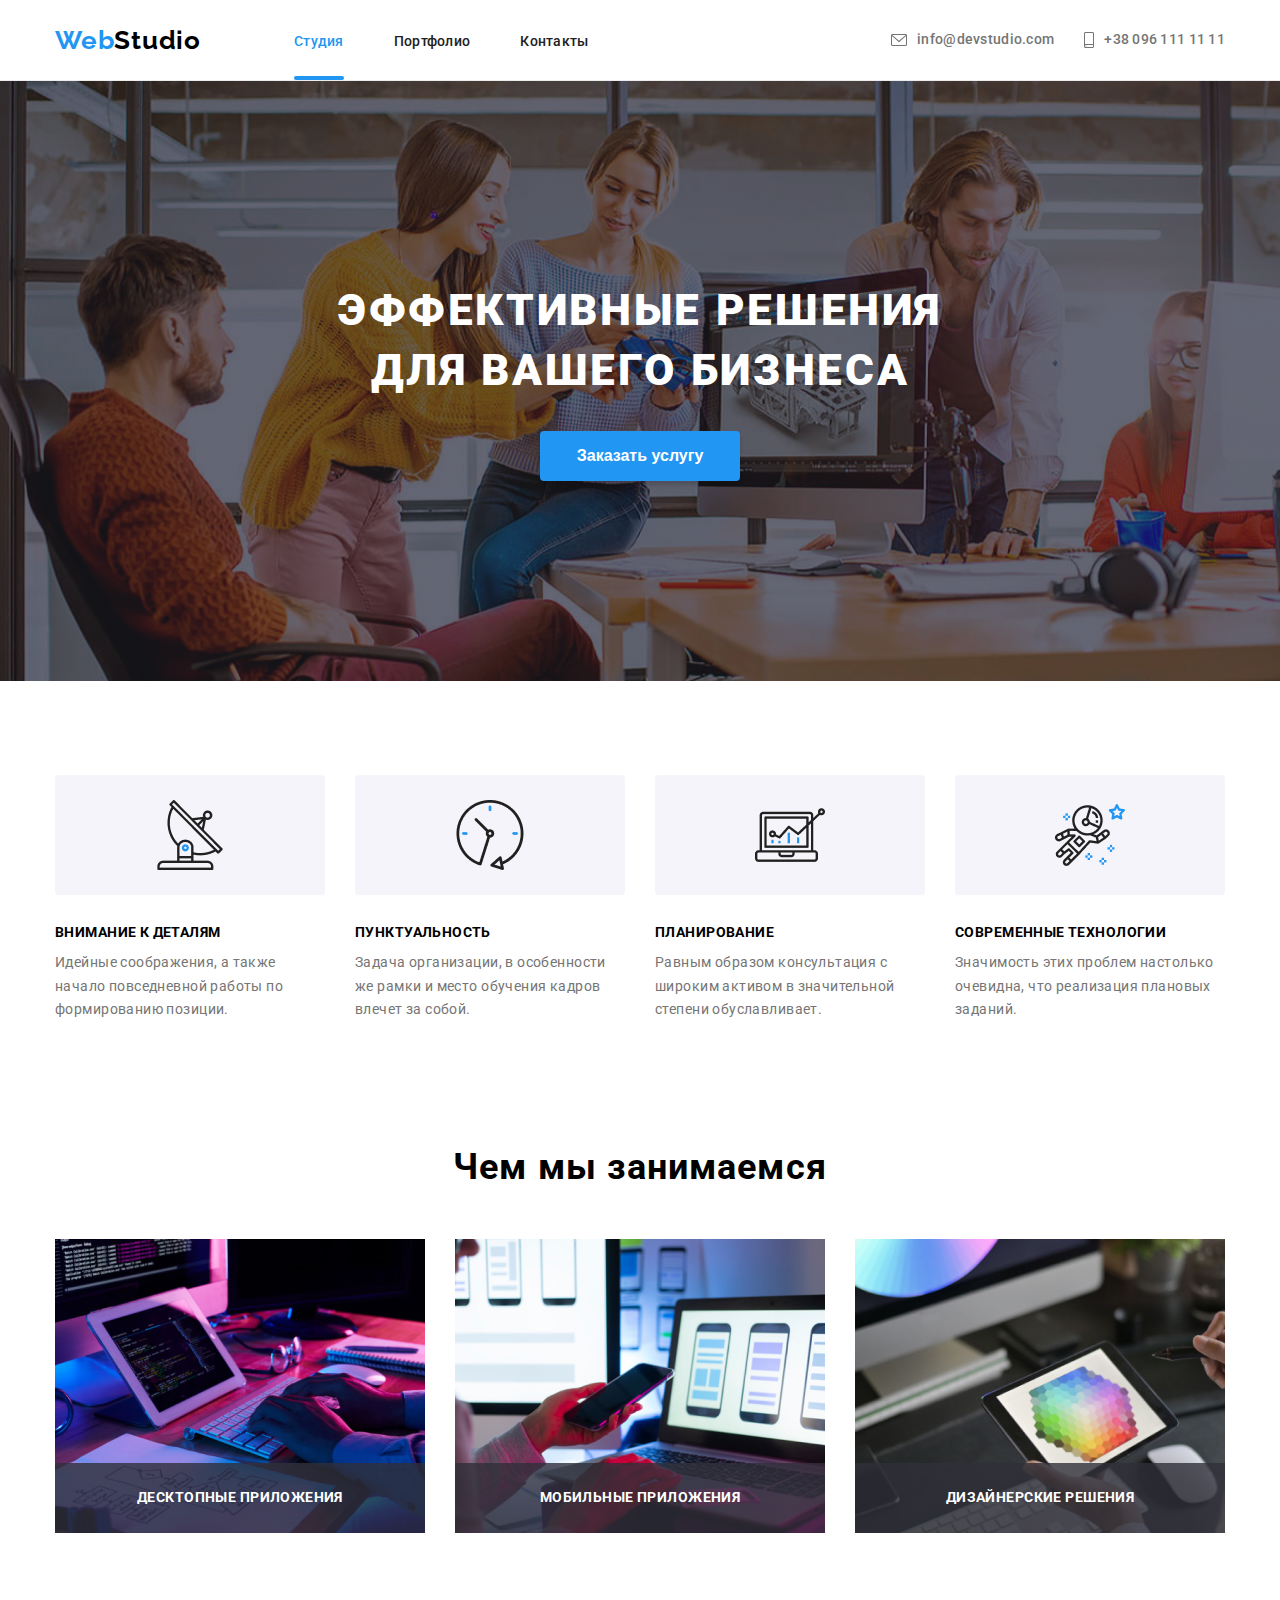
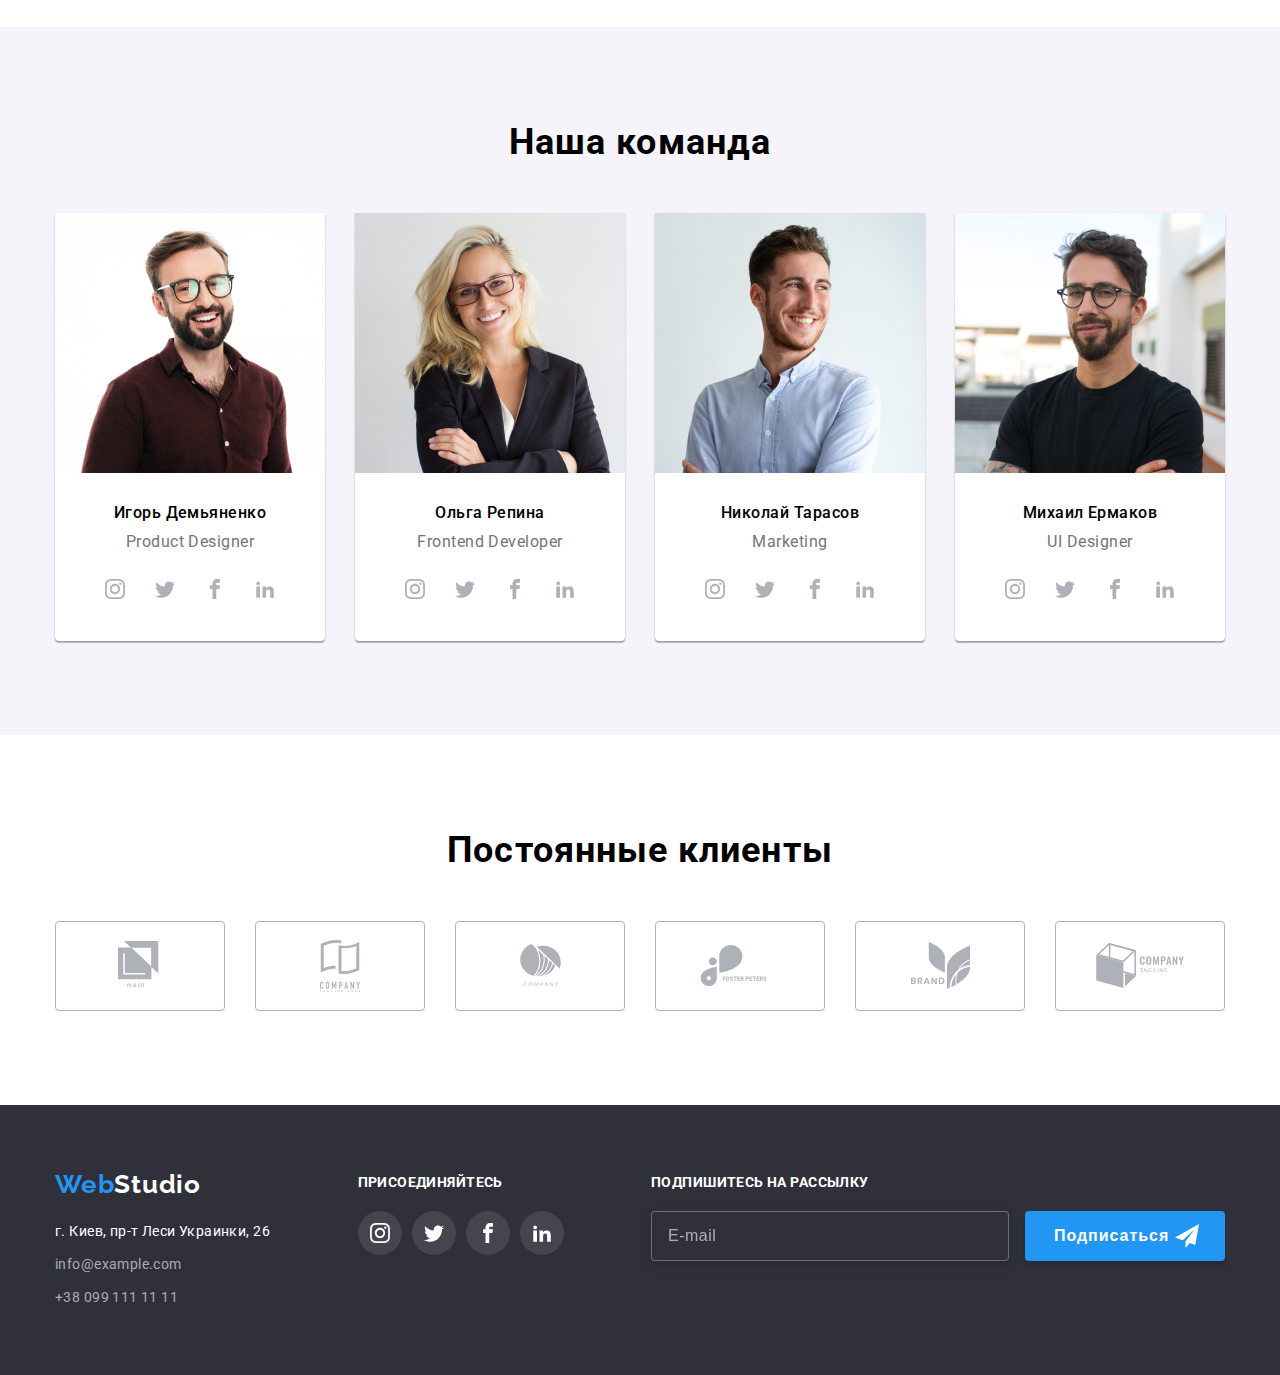
<file: index.html>
<!DOCTYPE html>
<html lang="ru">
<head>
    <meta charset="UTF-8">
    <meta http-equiv="X-UA-Compatible" content="IE=edge">
    <meta name="viewport" content="width=device-width, initial-scale=1.0">
    <link rel="preconnect" href="https://fonts.gstatic.com">
    <link href="https://fonts.googleapis.com/css2?family=Raleway:wght@500;600;700&display=swap" rel="stylesheet">
    <link rel="preconnect" href="https://fonts.gstatic.com">
    <link href="https://fonts.googleapis.com/css2?family=Roboto:wght@400;500;700;900&display=swap" rel="stylesheet">
    <link rel="stylesheet" href="./css/main.css">
    <title>HomeWork</title>
</head>
<body>
    <header class="test head">
        <div class="container head__container">
            <div class="main-menu">
                <nav class="head__nav">
                    <a class="head__logo" href="#">Web<span>Studio</span></a>
                </nav>     
                <div>
                    <ul class="head__type">
                        <li><a class="head__website-link" href="./index.html">Студия</a></li>
                        <li><a class="head__website" href="./portfolio.html">Портфолио</a></li>
                        <li><a class="head__website" href="#">Контакты</a></li>
                    </ul>    
                </div>
                <div class="head__block">
                    <ul class="head__adress">
                        <li><a class="head__link" href="mailto:info@devstudio.com">
                            <svg class="head__svg-icon" width="16" height="12">
                                <use href="./images/social/svg/symbol-defs.svg#icon-envelope"></use>
                            </svg>
                            info@devstudio.com</a></li>
                        <li><a class="head__link" href="tel:+380961111111">
                            <svg class="head__svg-icon" width="10" height="16">
                                <use href="./images/social/svg/symbol-defs.svg#icon-smartphone"></use>
                            </svg>
                            +38 096 111 11 11</a></li>
                    </ul>
                </div>
            </div>
            <div class="mobile-menu">
                <div class="mobile-logo">
                    <a class="mobile-menu__logo" href="#">Web<span>Studio</span></a>
                </div>
                <button type="button" class="mobile-menu__btn" aria-expanded="false" data-menu-button>
                    <svg class="mobile-menu__icon">
                        <use class="mobile-menu__open" width="40px" height="40px" href="./images/social/svg/symbol-defs.svg#mobile-menu"></use>
                        <use class="mobile-menu__close" width="18px" height="18px" href="./images/social/svg/symbol-defs.svg#mobile-close"></use>
                    </svg>
                </button>
                <div class="mobile-menu__block" data-menu>
                    <nav class="mobile-menu__nav">
                        <ul>
                            <li class="mobile-menu__item">
                                <a class="mobile-menu__pg mobile-menu__fst" href="./index.html">Студия</a>
                            </li>
                            <li class="mobile-menu__item">
                                <a class="mobile-menu__pg" href="./portfolio.html">Портфолио</a>
                            </li>
                            <li class="mobile-menu__item">
                                <a class="mobile-menu__pg" href="#">Контакты</a>
                            </li>
                        </ul>
                    </nav>
                    <div class="mobile-menu__contacts">
                        <div class="mobile-contact">
                            <ul class="mobile-contact__adress">
                                <li><a class="mobile-contact__link mobile-contact__link--grey" href="mailto:info@devstudio.com">
                                    info@devstudio.com</a></li>
                                <li><a class="mobile-contact__link mobile-contact__link--blue" href="tel:+380961111111">
                                    +38 096 111 11 11</a></li>
                            </ul>
                        </div>
                        <div class="mobile-social">
                            <ul class="mobile-menu__list">
                                <li class="mobile-menu__social">
                                    <a href="#" class="mobile-menu__link">Instagram</a>
                                </li>
                                <li class="mobile-menu__social">
                                    <a href="#" class="mobile-menu__link">Twitter</a>
                                </li>
                                <li class="mobile-menu__social">
                                    <a href="#" class="mobile-menu__link">Facebook</a>
                                </li>
                                <li class="mobile-menu__social">
                                    <a href="#" class="mobile-menu__link">Linkedin</a>
                                </li>
                            </ul>
                        </div>
                    </div>
                </div>
            </div>
        </div>
    </header>
    <main>
        <section class="section decision">
            <div class="container">
                <h1>Эффективные решения</br> для вашего бизнеса</span></h1>
                <button class="btn" type="button" data-modal-open>Заказать услугу</button>
            </div>
        </section>
        
        <section class="section info">
            <div class="container">
                <ul class="main-type">
                    <li class="main-list">
                        <div class="info__section">
                            <img src="./images/social/antenna.png">
                        </div>
                        <h3 class="info__title">Внимание к деталям</h3>
                        <p class="info__text">Идейные соображения, а также начало повседневной работы по формированию позиции.</p>
                    </li>
                    <li class="main-list">
                        <div class="info__section">
                            <img src="./images/social/clock.png">
                        </div>
                        <h3 class="info__title">Пунктуальность</h3>
                        <p class="info__text">Задача организации, в особенности же рамки и место обучения кадров влечет за собой.</p>
                    </li>
                    <li class="main-list">
                        <div class="info__section">
                            <img src="./images/social/diagram.png">
                        </div>
                        <h3 class="info__title">Планирование</h3>
                        <p class="info__text">Равным образом консультация с широким активом в значительной степени обуславливает.</p>
                    </li>
                    <li class="main-list">
                        <div class="info__section">
                            <img src="./images/social/astronaut.png">
                        </div>
                        <h3 class="info__title">Современные технологии</h3>
                        <p class="info__text">Значимость этих проблем настолько очевидна, что реализация плановых заданий.</p>
                    </li>
                </ul>
            </div>
        </section>
        <section class="section pictures">
            <div class="container">
                <h2>Чем мы занимаемся</h2>
                <ul class="main-type pict">
                    <li class="pictures__list">
                        <img src="./images/img.jpg" width="370" alt="компьютер">
                        <div class="pictures__text">
                            <p>Десктопные приложения</p>
                        </div>
                    </li>
                    <li class="pictures__list">
                        <img src="./images/box2.jpg" width="370" alt="ноутбук">
                        <div class="pictures__text">
                            <p>Мобильные приложения</p>
                        </div>
                    </li>
                    <li class="pictures__list">
                        <img src="./images/box3.jpg" width="370" alt="планшет">
                        <div class="pictures__text">
                            <p>Дизайнерские решения</p>
                        </div>
                    </li>
                </ul>
            </div>
        </section>
        <section class="section foot">
            <div class="container">
                <h2>Наша команда</h2>
                <ul class="main-type our-team">
                    <li class="foot__text">
                        <picture>
                            <source srcset="./images/desktop/img-desk-x1.jpg 1x, ./images/desktop/img-desk-x2.jpg 2x" media="(min-width: 1200px)" type="image/jpeg">
                            <source srcset="./images/tablet/img-tab-x1.jpg 1x, ./images/tablet/img-tab-x2.jpg 2x" media="(min-width: 768px)" type="image/jpeg">
                            <source srcset="./images/mobile/img-mob-x1.jpg 1x, ./images/mobile/img-mob-x2.jpg 2x" media="(max-width: 767.98px)" type="image/jpeg">
                            <img src="./images/mobile/img-mob-x1.jpg" width="450" height="460" alt="Игорь Демьяненко">
                        </picture>
                        <div class="foot__text-block">
                            <h3>Игорь Демьяненко</h3>
                            <p class="foot__job" lang="en">Product Designer</p>
                            <ul class="foot__modern">
                                <li class="foot__modern-type">
                                    <a class="foot__social-size" href="#">
                                        <svg class="soc__icons" width="20" height="20">
                                            <use href="./images/social/svg/symbol-defs.svg#icon-instagram"></use>
                                        </svg>
                                    </a>
                                </li>  
                                <li class="foot__modern-type">
                                    <a class="foot__social-size"  href="#">
                                        <svg class="soc__icons" width="20" height="20">
                                            <use href="./images/social/svg/symbol-defs.svg#icon-twitter"></use>
                                        </svg>
                                    </a>
                                </li>
                                <li class="foot__modern-type">
                                    <a class="foot__social-size" href="#">
                                        <svg class="soc__icons" width="20" height="20">
                                            <use href="./images/social/svg/symbol-defs.svg#icon-facebook"></use>
                                        </svg>
                                    </a>
                                </li>
                                <li class="foot__modern-type">
                                    <a class="foot__social-size" href="#">
                                        <svg class="soc__icons" width="20" height="20">
                                            <use href="./images/social/svg/symbol-defs.svg#icon-linkedin2"></use>
                                        </svg>
                                    </a>
                                </li>
                            </ul>
                        </div>
                    <li class="foot__text">
                        <picture>
                            <source srcset="./images/desktop/img2-desk-x1.jpg 1x, ./images/desktop/img2-desk-x2.jpg 2x" media="(min-width: 1200px)" type="image/jpeg">
                            <source srcset="./images/tablet/img2-tab-x1.jpg 1x, ./images/tablet/img2-tab-x2.jpg 2x" media="(min-width: 768px)" type="image/jpeg">
                            <source srcset="./images/mobile/img2-mob-x1.jpg 1x, ./images/mobile/img2-mob-x2.jpg 2x" media="(max-width: 767.98px)" type="image/jpeg">
                            <img src="./images/mobile/img2-mob-x1.jpg" width="450" height="460" alt="Ольга Репина">
                        </picture>
                        <div class="foot__text-block">
                            <h3>Ольга Репина</h3>
                            <p class="foot__job" lang="en">Frontend Developer</p>
                            <ul class="foot__modern">
                                <li class="foot__modern-type">
                                    <a class="foot__social-size" href="#">
                                        <svg class="soc__icons" width="20" height="20">
                                            <use href="./images/social/svg/symbol-defs.svg#icon-instagram"></use>
                                        </svg>
                                    </a>
                                </li>
                                <li class="foot__modern-type">
                                    <a class="foot__social-size" href="#">
                                        <svg class="soc__icons" width="20" height="20">
                                            <use href="./images/social/svg/symbol-defs.svg#icon-twitter"></use>
                                        </svg>
                                    </a>
                                </li>
                                <li class="foot__modern-type">
                                    <a class="foot__social-size" href="#">
                                        <svg class="soc__icons" width="20" height="20">
                                            <use href="./images/social/svg/symbol-defs.svg#icon-facebook"></use>
                                        </svg>
                                    </a>
                                </li>
                                <li class="foot__modern-type">
                                    <a class="foot__social-size" href="#">
                                        <svg class="soc__icons" width="20" height="20">
                                            <use href="./images/social/svg/symbol-defs.svg#icon-linkedin2"></use>
                                        </svg>
                                    </a>
                                </li>
                            </ul>
                        </div>
                    </li>
                    <li class="foot__text">
                        <picture>
                            <source srcset="./images/desktop/img3-desk-x1.jpg 1x, ./images/desktop/img3-desk-x2.jpg 2x" media="(min-width: 1200px)" type="image/jpeg">
                            <source srcset="./images/tablet/img3-tab-x1.jpg 1x, ./images/tablet/img3-tab-x2.jpg 2x" media="(min-width: 768px)" type="image/jpeg">
                            <source srcset="./images/mobile/img3-mob-x1.jpg 1x, ./images/mobile/img3-mob-x2.jpg 2x" media="(max-width: 767.98px)" type="image/jpeg">
                            <img src="./images/mobile/img3-mob-x1.jpg" width="450" height="460" alt="Николай Тарасов">
                        </picture>
                        <div class="foot__text-block">
                            <h3>Николай Тарасов</h3>
                            <p class="foot__job" lang="en">Marketing</p>
                            <ul class="foot__modern">
                                <li class="foot__modern-type">
                                    <a class="foot__social-size" href="#">
                                        <svg class="soc__icons" width="20" height="20">
                                            <use href="./images/social/svg/symbol-defs.svg#icon-instagram"></use>
                                        </svg>
                                    </a>
                                </li>
                                <li class="foot__modern-type">
                                    <a class="foot__social-size" href="#">
                                        <svg class="soc__icons" width="20" height="20">
                                            <use href="./images/social/svg/symbol-defs.svg#icon-twitter"></use>
                                        </svg>
                                    </a>
                                </li>
                                <li class="foot__modern-type">
                                    <a class="foot__social-size" href="#">
                                        <svg class="soc__icons" width="20" height="20">
                                            <use href="./images/social/svg/symbol-defs.svg#icon-facebook"></use>
                                        </svg>
                                    </a>
                                </li>
                                <li class="foot__modern-type">
                                    <a class="foot__social-size" href="#">
                                        <svg class="soc__icons" width="20" height="20">
                                            <use href="./images/social/svg/symbol-defs.svg#icon-linkedin2"></use>
                                        </svg>
                                    </a>
                                </li>
                            </ul>
                        </div>
                    </li>
                    <li class="foot__text">
                        <picture>
                            <source srcset="./images/desktop/img4-desk-x1.jpg 1x, ./images/desktop/img4-desk-x2.jpg 2x" media="(min-width: 1200px)" type="image/jpeg">
                            <source srcset="./images/tablet/img4-tab-x1.jpg 1x, ./images/tablet/img4-tab-x2.jpg 2x" media="(min-width: 768px)" type="image/jpeg">
                            <source srcset="./images/mobile/img4-mob-x1.jpg 1x, ./images/mobile/img4-mob-x2.jpg 2x" media="(max-width: 767.98px)" type="image/jpeg">
                            <img src="./images/mobile/img4-mob-x1.jpg" width="450" height="460" alt="Михаил Ермаков">
                        </picture>
                        <div class="foot__text-block">
                            <h3>Михаил Ермаков</h3>
                            <p class="foot__job" lang="en">UI Designer</p>
                            <ul class="foot__modern">
                                <li class="foot__modern-type">
                                    <a class="foot__social-size" href="#">
                                        <svg class="soc__icons" width="20" height="20">
                                            <use href="./images/social/svg/symbol-defs.svg#icon-instagram"></use>
                                        </svg>
                                    </a>
                                </li>
                                <li class="foot__modern-type">
                                    <a class="foot__social-size" href="#">
                                        <svg class="soc__icons" width="20" height="20">
                                            <use href="./images/social/svg/symbol-defs.svg#icon-twitter"></use>
                                        </svg>
                                    </a>
                                </li>
                                <li class="foot__modern-type">
                                    <a class="foot__social-size" href="#">
                                        <svg class="soc__icons" width="20" height="20">
                                            <use href="./images/social/svg/symbol-defs.svg#icon-facebook"></use>
                                        </svg>
                                    </a>
                                </li>
                                <li class="foot__modern-type">
                                    <a class="foot__social-size" href="#">
                                        <svg class="soc__icons" width="20" height="20">
                                            <use href="./images/social/svg/symbol-defs.svg#icon-linkedin2"></use>
                                        </svg>
                                    </a>
                                </li>
                            </ul>
                        </div>
                    </li>
                </ul>
            </div>
        </section>
        <section class="section clients">
            <div class="container">
                <h2>Постоянные клиенты</h2>
                <ul class="clients__type">
                    <li class="clients__type-block">
                        <a href="#" class="clients__href">
                            <svg class="soc__icons" width="44.27" height="49.23">
                                <use href="./images/social/svg/symbol-defs.svg#icon-logo1"></use>
                            </svg>
                        </a>
                    </li>
                    <li class="clients__type-block">
                        <a href="#" class="clients__href">
                            <svg class="soc__icons" width="40" height="52">
                                <use href="./images/social/svg/symbol-defs.svg#icon-logo2"></use>
                            </svg>
                        </a>
                    </li>
                    <li class="clients__type-block">
                        <a href="#" class="clients__href">
                            <svg class="soc__icons" width="41" height="42.6">
                                <use href="./images/social/svg/symbol-defs.svg#icon-logo3"></use>
                            </svg>
                        </a>
                    </li>
                    <li class="clients__type-block">
                        <a href="#" class="clients__href">
                            <svg class="soc__icons" width="79.66" height="42.02">
                                <use href="./images/social/svg/symbol-defs.svg#icon-logo4"></use>
                            </svg>
                        </a>
                    </li>
                    <li class="clients__type-block">
                        <a href="#" class="clients__href">
                            <svg class="soc__icons" width="59" height="47">
                                <use href="./images/social/svg/symbol-defs.svg#icon-logo5"></use>
                            </svg>
                        </a>
                    </li>
                    <li class="clients__type-block">
                        <a href="#" class="clients__href">
                           <svg class="soc__icons" width="88.48" height="45.44">
                                <use href="./images/social/svg/symbol-defs.svg#icon-logo6"></use>
                            </svg>
                        </a>
                    </li>
                </ul>
            </div>
        </section>
    </main>
    <footer class="footer">
        <div class="container footer__container">
            <div class="footer__block">
                <a class="footer__logo" href="#">Web<span>Studio</span></a>
                <address> 
                    <ul class="footer__type">
                        <li><p>г. Киев, пр-т Леси Украинки, 26</p></li>
                        <li class="footer__adress"><a class="footer__link" href="mailto:info@example.com">info@example.com</a></li>
                        <li class="footer__adress"><a class="footer__link" href="tel:+380991111111">+38 099 111 11 11</a></li>
                    </ul>
                </address>
            </div>
            <div class="footer__social">
                <h4>присоединяйтесь</h4>
                <ul class="footer__social-adress">
                    <li class="footer__social-modern">
                        <a class="footer__social-size" href="#">
                            <svg class="soc__icons" width="20" height="20">
                                <use href="./images/social/svg/symbol-defs.svg#icon-instagram"></use>
                            </svg>
                        </a>
                    </li>
                    <li class="footer__social-modern">
                        <a class="footer__social-size"  href="#">
                            <svg class="soc__icons" width="20" height="20">
                                <use href="./images/social/svg/symbol-defs.svg#icon-twitter"></use>
                            </svg>
                        </a>
                    </li>
                    <li class="footer__social-modern">
                        <a class="footer__social-size" href="#">
                            <svg class="soc__icons" width="20" height="20">
                                <use href="./images/social/svg/symbol-defs.svg#icon-facebook"></use>
                            </svg>
                        </a>
                    </li>
                    <li class="footer__social-modern">
                        <a class="footer__social-size" href="#">
                            <svg class="soc__icons" width="20" height="20">
                                <use href="./images/social/svg/symbol-defs.svg#icon-linkedin2"></use>
                            </svg>
                        </a>
                    </li>
                </ul>
            </div>
            <div class="footer__mail">
                <h4>Подпишитесь на рассылку</h4>
                <form>
                    <div class="footer__input-text">
                        <input type="email" class="footer__mail-type" name="email" placeholder="E-mail">
                        <button type="submit" class="footer__input-btn">Подписаться</button>
                    </div>
                </form>
            </div>
        </div>
    </footer>

    <div class="modal-window is-hidden" data-modal>
        <div class="modal">
            <button class="modal__close" data-modal-close>
                <svg class="modal__close-svg" width="18" height="18">
                    <use href="./images/social/svg/symbol-defs.svg#icon-close"></use>
                </svg>
            </button>
            <h4>Оставьте свои данные, мы вам перезвоним</h4>
            <form class="form">
                <div class="form__block-item">
                    <span class="form__name">Имя</span>
                    <label class="form__label">
                        <div class="form__block-item">
                            <input type="text" class="form__input">
                            <svg class="form__name-svg" width="18" height="18">
                                <use href="./images/social/svg/symbol-defs.svg#icon-person"></use>
                            </svg>
                        </div>
                    </label>
                </div>
                <div class="form__block-item">
                    <span class="form__name">Телефон</span>
                    <label class="form__label" name="phone">
                        <div class="form__block-item">  
                            <input type="tel"  class="form__input">
                            <svg class="form__name-svg" width="18" height="18">
                                <use href="./images/social/svg/symbol-defs.svg#icon-phone"></use>
                            </svg>
                        </div> 
                    </label>
                </div>
                <div class="form__block-item">
                    <span class="form__name">Почта</span>
                    <label class="form__label" name="mail">
                        <div class="form__block-item"> 
                            <input type="email"  class="form__input">
                            <svg class="form__name-svg" width="18" height="18">
                                <use href="./images/social/svg/symbol-defs.svg#icon-email"></use>
                            </svg>
                        </div> 
                    </label>
                </div>
                <span class="form__name">Комментарий</span>
                <textarea class="form__area" placeholder="Введите текст"></textarea>
                <div class="check-box">
                    <label class="form__checkbox-text">
                        <input type="checkbox" class="form__checkbox checkbox-hidden">
                        <span class="form__check"></span>
                        Соглашаюсь с рассылкой и принимаю <a href="#">Условия договора</a>
                    </label>
                </div>
                <button type="submit" class="modal-form-btn">Отправить</button>
            </form>
        </div>
    </div>

<script src="./js/modal.js"></script>
<script src="./js/mobile.js"></script>
</body>
</html>
</file>
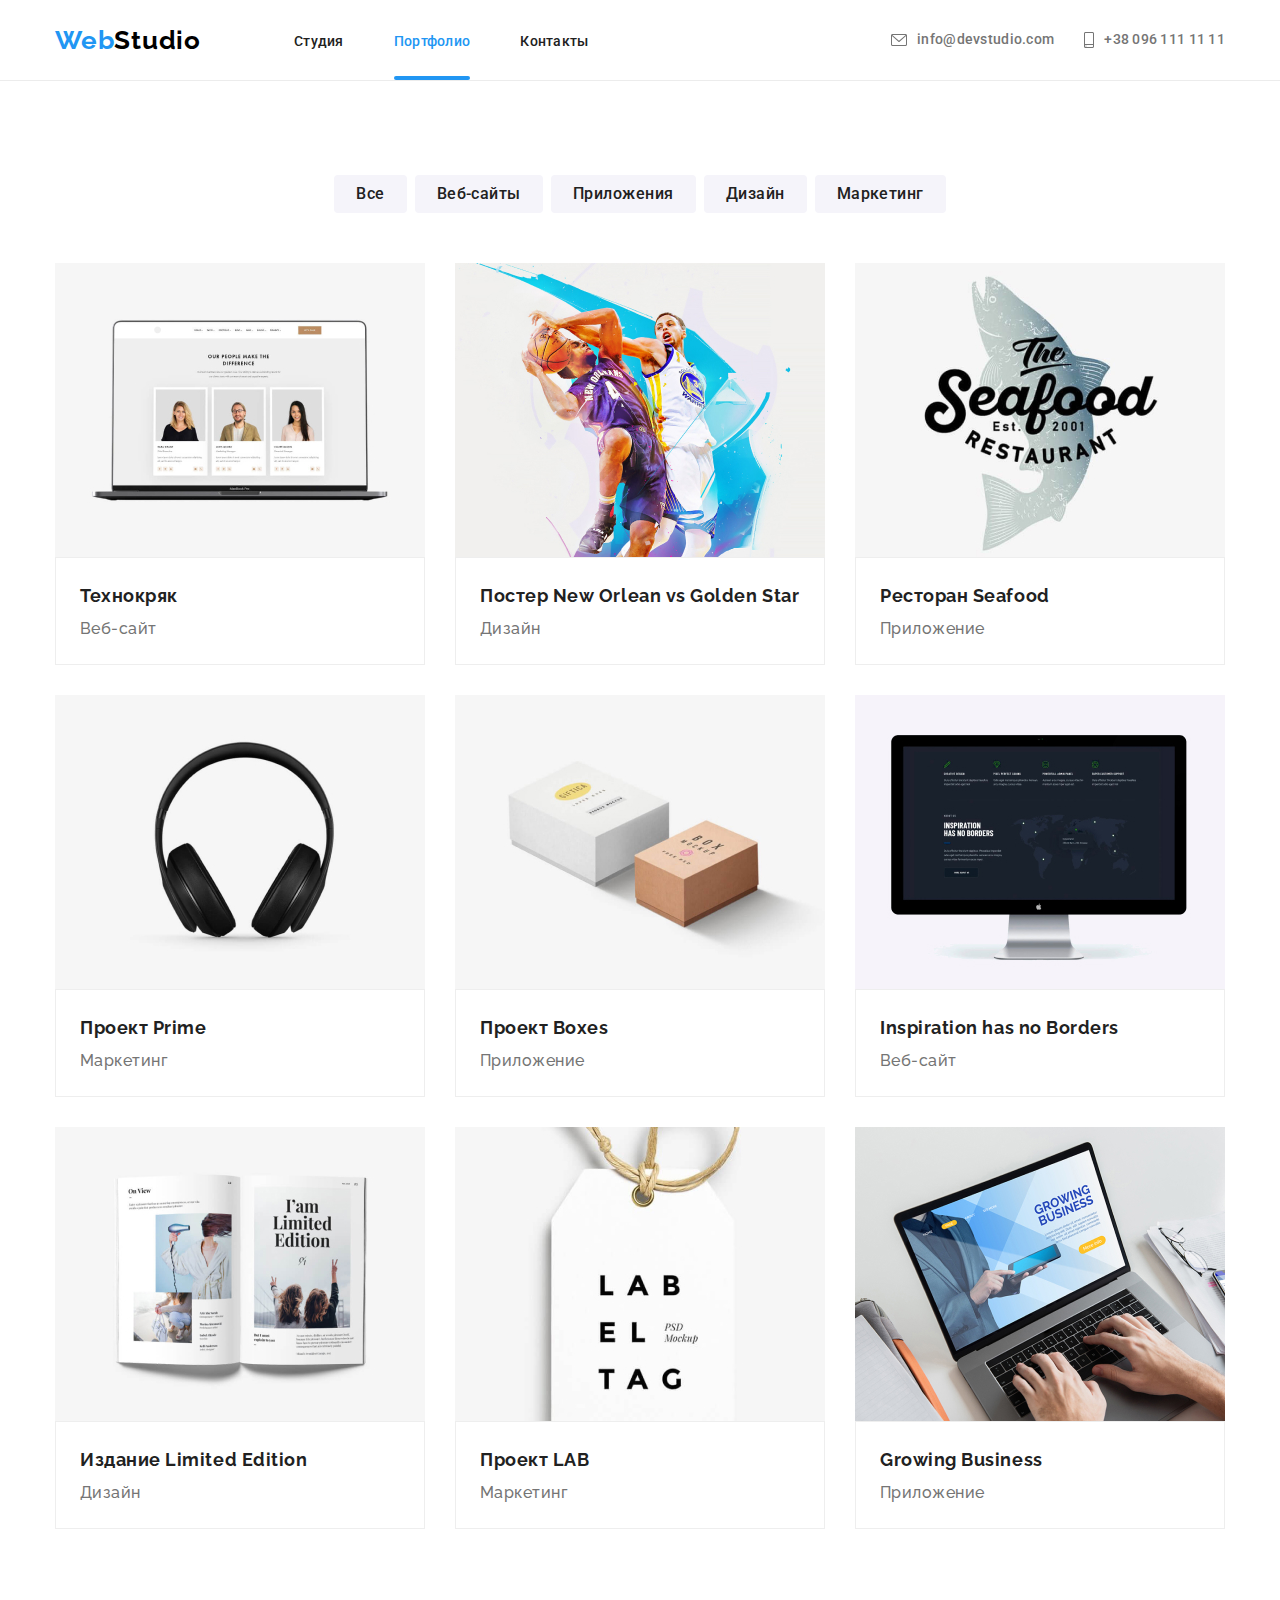
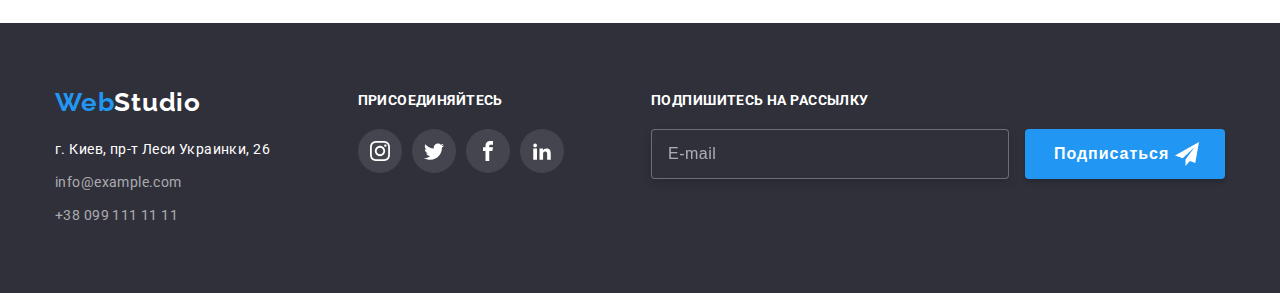
<file: portfolio.html>
<!DOCTYPE html>
<html lang="ru">
<head>
    <meta charset="UTF-8">
    <meta http-equiv="X-UA-Compatible" content="IE=edge">
    <meta name="viewport" content="width=device-width, initial-scale=1.0">
    <link href="https://fonts.googleapis.com/css2?family=Roboto:wght@400;500;700;900&display=swap" rel="stylesheet">
    <link href="https://fonts.googleapis.com/css2?family=Raleway:wght@500;600;700&display=swap" rel="stylesheet">
    <link rel="stylesheet" href="./css/main.css">
    <title>HomeWork</title>
</head>
<body>
    <header class="test head">
        <div class="container head__container">
            <div class="main-menu">
                <nav class="head__nav">
                    <a class="head__logo" href="#">Web<span>Studio</span></a>
                </nav>     
                <div>
                    <ul class="head__type">
                        <li><a class="head__website" href="./index.html">Студия</a></li>
                        <li><a class="head__website-link" href="./portfolio.html">Портфолио</a></li>
                        <li><a class="head__website" href="#">Контакты</a></li>
                    </ul>    
                </div>
                <div class="head__block">
                    <ul class="head__adress">
                        <li><a class="head__link" href="mailto:info@devstudio.com">
                            <svg class="head__svg-icon" width="16" height="12">
                                <use href="./images/social/svg/symbol-defs.svg#icon-envelope"></use>
                            </svg>
                            info@devstudio.com</a></li>
                        <li><a class="head__link" href="tel:+380961111111">
                            <svg class="head__svg-icon" width="10" height="16">
                                <use href="./images/social/svg/symbol-defs.svg#icon-smartphone"></use>
                            </svg>
                            +38 096 111 11 11</a></li>
                    </ul>
                </div>
            </div>
            <div class="mobile-menu">
                <div class="mobile-logo">
                    <a class="mobile-menu__logo" href="#">Web<span>Studio</span></a>
                </div>
                <button type="button" class="mobile-menu__btn" aria-expanded="false" data-menu-button>
                    <svg class="mobile-menu__icon">
                        <use class="mobile-menu__open" width="40px" height="40px" href="./images/social/svg/symbol-defs.svg#mobile-open"></use>
                        <use class="mobile-menu__close" width="18px" height="18px" href="./images/social/svg/symbol-defs.svg#mobile-close"></use>
                    </svg>
                </button>
                <div class="mobile-menu__block" data-menu>
                    <nav class="mobile-menu__nav">
                        <ul>
                            <li class="mobile-menu__item">
                                <a class="mobile-menu__pg" href="./index.html">Студия</a>
                            </li>
                            <li class="mobile-menu__item">
                                <a class="mobile-menu__pg mobile-menu__fst" href="./portfolio.html">Портфолио</a>
                            </li>
                            <li class="mobile-menu__item">
                                <a class="mobile-menu__pg" href="#">Контакты</a>
                            </li>
                        </ul>
                    </nav>
                    <div class="mobile-menu__contacts">
                        <div class="mobile-contact">
                            <ul class="mobile-contact__adress">
                                <li><a class="mobile-contact__link mobile-contact__link--grey" href="mailto:info@devstudio.com">
                                    info@devstudio.com</a></li>
                                <li><a class="mobile-contact__link mobile-contact__link--blue" href="tel:+380961111111">
                                    +38 096 111 11 11</a></li>
                            </ul>
                        </div>
                        <div class="mobile-social">
                            <ul class="mobile-menu__list">
                                <li class="mobile-menu__social">
                                    <a href="#" class="mobile-menu__link">Instagram</a>
                                </li>
                                <li class="mobile-menu__social">
                                    <a href="#" class="mobile-menu__link">Twitter</a>
                                </li>
                                <li class="mobile-menu__social">
                                    <a href="#" class="mobile-menu__link">Facebook</a>
                                </li>
                                <li class="mobile-menu__social">
                                    <a href="#" class="mobile-menu__link">Linkedin</a>
                                </li>
                            </ul>
                        </div>
                    </div>
                </div>
            </div>
        </div>
    </header>
    <main class="main-container">
            <section class="section filters">
                <div class="container">
                    <ul class="filters__bottoms">
                        <li><button class="filters__btn" type="button">Все</button></li>
                        <li><button class="filters__btn" type="button">Веб-сайты</button></li>
                        <li><button class="filters__btn" type="button">Приложения</button></li>
                        <li><button class="filters__btn" type="button">Дизайн</button></li>
                        <li><button class="filters__btn" type="button">Маркетинг</button></li>
                    </ul>
                    <ul class="filters__box">
                        <li>
                            <article class="filters__card">
                                <a href="#" class="filters__card-shadow">
                                    <div class="filters__opacity">
                                        <picture>
                                            <source srcset="./images/desktop/img-potrdesk-x1.jpg 1x, ./images/desktop/img-potrdesk-x2.jpg 2x" media="(min-width: 1200px)" type="image/jpeg">
                                            <source srcset="./images/tablet/img-porttab-x1.jpg 1x, ./images/tablet/img-porttab-x2.jpg 2x" media="(min-width: 768px)" type="image/jpeg">
                                            <source srcset="./images/mobile/img-portmob-x1.jpg 1x, ./images/mobile/img-portmob-x2.jpg 2x" media="(max-width: 767.98px)" type="image/jpeg">
                                            <img src="./images/mobile/img-portmob-x1.jpg" width="450" height="294" alt="yjen">
                                        </picture>
                                        <div class="filters__position">
                                            <p>Технокряк это современная площадка распространения коронавируса. Компании используют эту платформу для цифрового шпионажа и атак на защищённые сервера конкурентов.</p>
                                        </div>
                                    </div>
                                    <div class="filters__info">
                                        <h3 class="filters__text">Технокряк</h3>
                                        <p class="filters__text-p">Веб-сайт</p>
                                    </div>
                                </a>
                            </article>
                        </li>
                        <li>
                            <article class="filters__card">
                                <a href="#" class="filters__card-shadow">
                                    <div class="filters__opacity">
                                        <picture>
                                            <source srcset="./images/desktop/img2-potrdesk-x1.jpg 1x, ./images/desktop/img2-potrdesk-x1.jpg 2x" media="(min-width: 1200px)" type="image/jpeg">
                                            <source srcset="./images/tablet/img2-porttab-x1.jpg 1x, ./images/tablet/img2-porttab-x2.jpg 2x" media="(min-width: 768px)" type="image/jpeg">
                                            <source srcset="./images/mobile/img2-portmob-x1.jpg 1x, ./images/mobile/img2-portmob-x2.jpg 2x" media="(max-width: 767.98px)" type="image/jpeg">
                                            <img src="./images/mobile/img2-portmob-x1.jpg" width="450" height="294" alt="yjen">
                                        </picture>
                                            <div class="filters__position">
                                                <p>Технокряк это современная площадка распространения коронавируса. Компании используют эту платформу для цифрового шпионажа и атак на защищённые сервера конкурентов.</p>
                                            </div>
                                    </div>
                                    <div class="filters__info">
                                        <h3 class="filters__text">Постер New Orlean vs Golden Star</h3>
                                        <p class="filters__text-p">Дизайн</p>
                                    </div>
                                </a>
                            </article>
                        </li>
                        <li>
                            <article class="filters__card">
                                <a href="#" class="filters__card-shadow">
                                    <div class="filters__opacity">
                                        <picture>
                                            <source srcset="./images/desktop/img3-potrdesk-x1.jpg 1x, ./images/desktop/img3-potrdesk-x1.jpg 2x" media="(min-width: 1200px)" type="image/jpeg">
                                            <source srcset="./images/tablet/img3-porttab-x1.jpg 1x, ./images/tablet/img3-porttab-x2.jpg 2x" media="(min-width: 768px)" type="image/jpeg">
                                            <source srcset="./images/mobile/img3-portmob-x1.jpg 1x, ./images/mobile/img3-portmob-x2.jpg 2x" media="(max-width: 767.98px)" type="image/jpeg">
                                          <img src="./images/mobile/img3-portmob-x1.jpg" width="450" height="294" alt="yjen">  
                                        </picture>
                                            <div class="filters__position">
                                                <p>Технокряк это современная площадка распространения коронавируса. Компании используют эту платформу для цифрового шпионажа и атак на защищённые сервера конкурентов.</p>
                                            </div>
                                    </div>
                                    <div class="filters__info">
                                        <h3 class="filters__text">Ресторан Seafood</h3>
                                        <p class="filters__text-p">Приложение</p>
                                    </div>
                                </a>
                            </article>
                        </li>
                        <li>
                            <article class="filters__card">
                                <a href="#" class="filters__card-shadow">
                                    <div class="filters__opacity">
                                        <picture>
                                            <source srcset="./images/desktop/img4-potrdesk-x1.jpg 1x, ./images/desktop/img4-potrdesk-x1.jpg 2x" media="(min-width: 1200px)" type="image/jpeg">
                                            <source srcset="./images/tablet/img4-porttab-x1.jpg 1x, ./images/tablet/img4-porttab-x2.jpg 2x" media="(min-width: 768px)" type="image/jpeg">
                                            <source srcset="./images/mobile/img4-portmob-x1.jpg 1x, ./images/mobile/img4-portmob-x2.jpg 2x" media="(max-width: 767.98px)" type="image/jpeg">
                                            <img src="./images/mobile/img4-portmob-x1.jpg" width="450" height="294">   
                                        </picture>
                                        
                                            <div class="filters__position">
                                                <p>Технокряк это современная площадка распространения коронавируса. Компании используют эту платформу для цифрового шпионажа и атак на защищённые сервера конкурентов.</p>
                                            </div>
                                    </div>
                                    <div class="filters__info">
                                        <h3 class="filters__text">Проект Prime</h3>
                                        <p class="filters__text-p">Маркетинг</p>
                                    </div>
                                </a>
                            </article>
                        </li>
                        <li>
                            <article class="filters__card">
                                <a href="#" class="filters__card-shadow">
                                    <div class="filters__opacity">
                                        <picture>
                                            <source srcset="./images/desktop/img5-potrdesk-x1.jpg 1x, ./images/desktop/img5-potrdesk-x1.jpg 2x" media="(min-width: 1200px)" type="image/jpeg">
                                            <source srcset="./images/tablet/img5-porttab-x1.jpg 1x, ./images/tablet/img5-porttab-x2.jpg 2x" media="(min-width: 768px)" type="image/jpeg">
                                            <source srcset="./images/mobile/img5-portmob-x1.jpg 1x, ./images/mobile/img5-portmob-x2.jpg 2x" media="(max-width: 767.98px)" type="image/jpeg">
                                           <img src="./images/mobile/img5-portmob-x1.jpg" width="450" height="294"> 
                                        </picture>
                                        
                                            <div class="filters__position">
                                                <p>Технокряк это современная площадка распространения коронавируса. Компании используют эту платформу для цифрового шпионажа и атак на защищённые сервера конкурентов.</p>
                                            </div>
                                    </div>
                                    <div class="filters__info">
                                        <h3 class="filters__text">Проект Boxes</h3>
                                        <p class="filters__text-p">Приложение</p>
                                    </div>
                                </a>
                            </article>
                        </li>
                        <li>
                            <article class="filters__card">
                                <a href="#" class="filters__card-shadow">
                                    <div class="filters__opacity">
                                        <picture>
                                            <source srcset="./images/desktop/img6-potrdesk-x1.jpg 1x, ./images/desktop/img6-potrdesk-x1.jpg 2x" media="(min-width: 1200px)" type="image/jpeg">
                                            <source srcset="./images/tablet/img6-porttab-x1.jpg 1x, ./images/tablet/img6-porttab-x2.jpg 2x" media="(min-width: 768px)" type="image/jpeg">
                                            <source srcset="./images/mobile/img6-portmob-x1.jpg 1x, ./images/mobile/img6-portmob-x2.jpg 2x" media="(max-width: 767.98px)" type="image/jpeg">
                                            <img src="./images/mobile/img6-portmob-x1.jpg" width="450" height="294">
                                        </picture>
                                        
                                            <div class="filters__position">
                                                <p>Технокряк это современная площадка распространения коронавируса. Компании используют эту платформу для цифрового шпионажа и атак на защищённые сервера конкурентов.</p>
                                            </div>
                                    </div>
                                    <div class="filters__info">
                                        <h3 class="filters__text">Inspiration has no Borders</h3>
                                        <p class="filters__text-p">Веб-сайт</p>
                                    </div>
                                </a>
                            </article>
                        </li>
                        <li>
                            <article class="filters__card">
                                <a href="#" class="filters__card-shadow">
                                    <div class="filters__opacity">
                                        <picture>
                                            <source srcset="./images/desktop/img7-potrdesk-x1.jpg 1x, ./images/desktop/img7-potrdesk-x1.jpg 2x" media="(min-width: 1200px)" type="image/jpeg">
                                            <source srcset="./images/tablet/img7-porttab-x1.jpg 1x, ./images/tablet/img7-porttab-x2.jpg 2x" media="(min-width: 768px)" type="image/jpeg">
                                            <source srcset="./images/mobile/img7-portmob-x1.jpg 1x, ./images/mobile/img7-portmob-x2.jpg 2x" media="(max-width: 767.98px)" type="image/jpeg">
                                           <img src="./images/mobile/img7-portmob-x1.jpg" width="450" height="294"> 
                                        </picture>
                                        
                                            <div class="filters__position">
                                                <p>Технокряк это современная площадка распространения коронавируса. Компании используют эту платформу для цифрового шпионажа и атак на защищённые сервера конкурентов.</p>
                                            </div>
                                    </div>
                                    <div class="filters__info">
                                        <h3 class="filters__text">Издание Limited Edition</h3>
                                        <p class="filters__text-p">Дизайн</p>
                                    </div>
                                </a>
                            </article>
                        </li>
                        <li>
                            <article class="filters__card">
                                <a href="#" class="filters__card-shadow">
                                    <div class="filters__opacity">
                                        <picture>
                                            <source srcset="./images/desktop/img8-potrdesk-x1.jpg 1x, ./images/desktop/img8-potrdesk-x1.jpg 2x" media="(min-width: 1200px)" type="image/jpeg">
                                            <source srcset="./images/tablet/img8-porttab-x1.jpg 1x, ./images/tablet/img8-porttab-x2.jpg 2x" media="(min-width: 768px)" type="image/jpeg">
                                            <source srcset="./images/mobile/img8-portmob-x1.jpg 1x, ./images/mobile/img8-portmob-x2.jpg 2x" media="(max-width: 767.98px)" type="image/jpeg">
                                           <img src="./images/mobile/img8-portmob-x1.jpg" width="450" height="294"> 
                                        </picture>
                                        
                                            <div class="filters__position">
                                                <p>Технокряк это современная площадка распространения коронавируса. Компании используют эту платформу для цифрового шпионажа и атак на защищённые сервера конкурентов.</p>
                                            </div>
                                    </div>
                                    <div class="filters__info">
                                        <h3 class="filters__text">Проект LAB</h3>
                                        <p class="filters__text-p">Маркетинг</p>
                                    </div>
                                </a>
                            </article>
                        </li>
                        <li>
                            <article class="filters__card">
                                <a href="#" class="filters__card-shadow">
                                    <div class="filters__opacity">
                                        <picture>
                                            <source srcset="./images/desktop/img9-potrdesk-x1.jpg 1x, ./images/desktop/img9-potrdesk-x1.jpg 2x" media="(min-width: 1200px)" type="image/jpeg">
                                            <source srcset="./images/tablet/img9-porttab-x1.jpg 1x, ./images/tablet/img9-porttab-x2.jpg 2x" media="(min-width: 768px)" type="image/jpeg">
                                            <source srcset="./images/mobile/img9-portmob-x1.jpg 1x, ./images/mobile/img9-portmob-x2.jpg 2x" media="(max-width: 767.98px)" type="image/jpeg">
                                           <img src="./images/mobile/img9-portmob-x1.jpg" width="450" height="294"> 
                                        </picture>
                                        
                                            <div class="filters__position">
                                                <p>Технокряк это современная площадка распространения коронавируса. Компании используют эту платформу для цифрового шпионажа и атак на защищённые сервера конкурентов.</p>
                                            </div>
                                    </div>
                                    <div class="filters__info">
                                        <h3 class="filters__text">Growing Business</h3>
                                        <p class="filters__text-p">Приложение</p>
                                    </div>
                                </a>
                            </article>
                        </li>
                    </ul>
                </div>
            </section>
        </div>
    </main>
    <footer class="footer">
        <div class="container footer__container">
            <div class="footer__block">
                <a class="footer__logo" href="#">Web<span>Studio</span></a>
                <address> 
                    <ul class="footer__type">
                        <li><p>г. Киев, пр-т Леси Украинки, 26</p></li>
                        <li class="footer__adress"><a class="footer__link" href="mailto:info@example.com">info@example.com</a></li>
                        <li class="footer__adress"><a class="footer__link" href="tel:+380991111111">+38 099 111 11 11</a></li>
                    </ul>
                </address>
            </div>
            <div class="footer__social">
                <h4>присоединяйтесь</h4>
                <ul class="footer__social-adress">
                    <li class="footer__social-modern">
                        <a class="footer__social-size" href="#">
                            <svg class="soc__icons" width="20" height="20">
                                <use href="./images/social/svg/symbol-defs.svg#icon-instagram"></use>
                            </svg>
                        </a>
                    </li>
                    <li class="footer__social-modern">
                        <a class="footer__social-size"  href="#">
                            <svg class="soc__icons" width="20" height="20">
                                <use href="./images/social/svg/symbol-defs.svg#icon-twitter"></use>
                            </svg>
                        </a>
                    </li>
                    <li class="footer__social-modern">
                        <a class="footer__social-size" href="#">
                            <svg class="soc__icons" width="20" height="20">
                                <use href="./images/social/svg/symbol-defs.svg#icon-facebook"></use>
                            </svg>
                        </a>
                    </li>
                    <li class="footer__social-modern">
                        <a class="footer__social-size" href="#">
                            <svg class="soc__icons" width="20" height="20">
                                <use href="./images/social/svg/symbol-defs.svg#icon-linkedin2"></use>
                            </svg>
                        </a>
                    </li>
                </ul>
            </div>
            <div class="footer__mail">
                <form>
                    <h4>Подпишитесь на рассылку</h4>
                    <div class="footer__input-text">
                        <input type="email" class="footer__mail-type" name="email" placeholder="E-mail">
                        <button type="submit" class="footer__input-btn">Подписаться</button>
                    </div>
                </form>
            </div>
        </div>
    </footer>
    <script src="./js/mobile.js"></script>
</body>
</html>
</file>
<file: css/main.css>
body {
  font-family: 'Roboto', sans-serif;
  color: black;
  margin: 0;
  padding: 0;
}

body body.is-open {
  overflow: hidden;
}

p {
  letter-spacing: 0.03em;
  color: #757575;
}

a {
  font-family: 'Raleway', sans-serif;
  text-decoration: none;
  font-weight: 500;
  color: #212121;
}

h1 {
  font-weight: 900;
  font-size: 26px;
  line-height: 1.61;
  text-align: center;
  letter-spacing: 0.06em;
  text-transform: uppercase;
  color: #FFFFFF;
}

h2 {
  text-align: center;
  font-weight: bold;
  font-size: 36px;
  line-height: 1.17;
  letter-spacing: 0.03em;
}

h3 {
  font-style: normal;
  font-weight: 500;
  font-size: 16px;
  line-height: 1.19;
  letter-spacing: 0.03em;
}

h4 {
  text-transform: uppercase;
  color: white;
  font-weight: bold;
  font-size: 14px;
  line-height: 1.14;
  letter-spacing: 0.03em;
}

ul {
  list-style: none;
}

h1,
h2,
h3,
h4,
p,
ul {
  margin: 0;
  padding: 0;
}

img {
  display: block;
  height: auto;
  max-width: 100%;
}

.container {
  width: 100%;
  margin-left: auto;
  margin-right: auto;
  padding-left: 15px;
  padding-right: 15px;
  box-sizing: border-box;
}

@media screen and (min-width: 480px) {
  .container {
    max-width: 480px;
  }
}

@media screen and (min-width: 768px) {
  .container {
    max-width: 768px;
  }
}

@media screen and (min-width: 1200px) {
  .container {
    max-width: 1200px;
  }
}

@media screen and (min-width: 1200px) {
  .container h1 {
    font-size: 44px;
    line-height: 1.36;
  }
}

.head {
  background: white;
}

.test {
  border-bottom: 1px solid #ECECEC;
  display: flex;
  height: 80px;
}

.test .container {
  align-items: center;
  justify-content: space-between;
}

.main-menu {
  display: none;
}

@media screen and (min-width: 768px) {
  .main-menu {
    display: flex;
    align-items: center;
    justify-content: space-between;
    color: #212121;
    width: 100%;
    height: 80px;
  }
}

.head__nav {
  display: inline-flex;
  align-items: center;
}

.head__logo {
  font-weight: bold;
  font-size: 24px;
  line-height: 1.17;
  letter-spacing: 0.03em;
  color: #2196F3;
  margin-right: 93px;
}

@media screen and (min-width: 1200px) {
  .head__logo {
    font-size: 26px;
    line-height: 1.19;
  }
}

.head__logo span {
  color: black;
}

.mobile-menu__logo {
  font-weight: 700;
  font-size: 26px;
  line-height: 1.19;
  color: #2196F3;
}

.mobile-menu__logo span {
  color: black;
}

.footer__logo {
  font-family: 'Raleway', sans-serif;
  font-weight: bold;
  font-size: 24px;
  line-height: 1.17;
  letter-spacing: 0.03em;
  color: #2196F3;
}

@media screen and (min-width: 1200px) {
  .footer__logo {
    font-size: 26px;
    line-height: 1.19;
  }
}

.footer__logo span {
  color: white;
}

.head__type {
  display: flex;
}

.head__type li {
  margin-right: 50px;
}

.head__type li:last-child {
  margin-right: 0;
}

.head__website-link {
  font-family: 'Roboto', sans-serif;
  font-size: 14px;
  line-height: 1.14;
  letter-spacing: 0.02em;
  position: relative;
  padding-bottom: 31px;
  color: #2196F3;
}

.head__website-link::after {
  content: "";
  position: absolute;
  display: block;
  width: 100%;
  height: 4px;
  bottom: 0;
  border-radius: 2px;
  background-color: #2196F3;
}

.head__website {
  font-family: 'Roboto', sans-serif;
  font-size: 14px;
  line-height: 1.14;
  letter-spacing: 0.02em;
  position: relative;
  transition-property: color;
  transition-duration: 250ms;
  transition-timing-function: cubic-bezier(0.4, 0, 0.2, 1);
}

.head__website:hover {
  color: #2196F3;
}

.head__website:focus {
  color: #2196F3;
}

.mobile-menu {
  display: flex;
  justify-content: space-between;
  align-items: center;
  height: 80px;
}

@media screen and (min-width: 768px) {
  .mobile-menu {
    display: none;
  }
}

.mobile-menu__icon body.modal-open {
  display: none;
}

.mobile-menu__icon {
  width: 40px;
  height: 40px;
}

.mobile-menu__block {
  display: none;
  position: absolute;
  top: 0;
  left: 0;
  width: 100%;
  height: 100vh;
  overflow-y: scroll;
  background-color: white;
  padding: 40px 0 48px 40px;
}

.mobile-menu__block.is-open {
  display: flex;
  flex-direction: column;
  justify-content: space-between;
  z-index: 99;
  box-sizing: border-box;
}

.mobile-menu__nav {
  font-size: 40px;
  line-height: 1.17;
  letter-spacing: 0.02em;
}

@media screen and (max-width: 445px) {
  .mobile-menu__nav {
    font-size: 30px;
  }
}

.mobile-menu__item:not(:last-child) {
  margin-bottom: 32px;
}

.mobile-menu__pg {
  display: inline-flex;
  color: #212121;
  transition: 250ms cubic-bezier(0.4, 0, 0.2, 1);
  font-family: 'Roboto', sans-serif;
}

.mobile-menu__fst {
  display: block;
  color: #2196f3;
}

.mobile-menu__list {
  display: flex;
  flex-direction: row;
  flex-wrap: wrap;
}

@media screen and (max-width: 445px) {
  .mobile-menu__list {
    align-content: center;
  }
}

.mobile-menu__link {
  text-decoration: none;
  color: #2196f3;
}

@media screen and (max-width: 767px) {
  .mobile-contact {
    margin-bottom: 64px;
  }
}

.head__block {
  margin-left: auto;
}

.head__adress {
  font-style: normal;
  letter-spacing: 0.03em;
  color: rgba(255, 255, 255, 0.6);
  display: flex;
  flex-direction: column;
}

@media screen and (min-width: 768px) {
  .head__adress {
    font-size: 12px;
    line-height: 1.16;
  }
}

@media screen and (min-width: 1200px) {
  .head__adress {
    font-size: 14px;
    line-height: 1.14;
    flex-direction: row;
  }
}

.head__adress li:last-child {
  margin-right: 0;
}

@media screen and (min-width: 1200px) {
  .head__adress li {
    margin-right: 30px;
  }
}

@media screen and (min-width: 480px) and (max-width: 1199px) {
  .head__adress li:not(:last-child) {
    margin-bottom: 10px;
  }
}

@media screen and (min-width: 768px) {
  .head__adress li {
    flex-direction: column;
  }
}

@media screen and (min-width: 1200px) {
  .head__adress li {
    flex-direction: row;
    align-items: center;
  }
}

.head__link {
  display: flex;
  align-items: center;
  font-family: 'Roboto', sans-serif;
  font-weight: 500;
  font-size: 14px;
  line-height: 1.14;
  letter-spacing: 0.02em;
  color: #757575;
  transition-property: color;
  transition-duration: 250ms;
  transition-timing-function: cubic-bezier(0.4, 0, 0.2, 1);
}

.head__link:hover {
  color: #2196F3;
}

.head__link:focus {
  color: #2196F3;
}

.head__svg-icon {
  fill: currentColor;
  margin-right: 10px;
}

.mobile-contact__adress {
  display: flex;
  flex-direction: column-reverse;
}

@media screen and (min-width: 320px) and (max-width: 1199px) {
  .mobile-contact__adress li:not(:first-child) {
    margin-bottom: 32px;
  }
}

.mobile-contact__link {
  font-family: 'Roboto', sans-serif;
}

.mobile-contact__link--blue {
  font-size: 34px;
  line-height: 1.17;
  letter-spacing: 0.02em;
  color: #2196F3;
  margin-bottom: 32px;
}

@media screen and (max-width: 445px) {
  .mobile-contact__link--blue {
    font-size: 24px;
  }
}

.mobile-contact__link--grey {
  font-size: 24px;
  line-height: 1.16;
  letter-spacing: 0.02em;
  color: #757575;
}

@media screen and (max-width: 445px) {
  .mobile-contact__link--grey {
    font-size: 14px;
  }
}

.mobile-menu__social {
  font-weight: 500;
  font-size: 18px;
  line-height: 1.22;
  letter-spacing: 0.02em;
}

.mobile-menu__social:not(:last-child) {
  padding-right: 10px;
  border-right: 1px solid rgba(33, 33, 33, 0.2);
}

.mobile-menu__social:not(:first-child) {
  padding-left: 10px;
}

@media screen and (max-width: 445px) {
  .mobile-menu__social {
    font-size: 14px;
    flex-basis: calc(100% / 2);
    display: flex;
    margin-bottom: 10px;
  }
  .mobile-menu__social:not(:last-child) {
    padding-right: 0px;
    border-right: none;
  }
  .mobile-menu__social:not(:first-child) {
    padding-left: 0px;
  }
  .mobile-menu__social:nth-last-child(-n+2) {
    margin-bottom: 0;
  }
}

.foot__modern {
  display: flex;
  justify-content: space-evenly;
  padding: 0 32px;
}

.foot__social-size {
  display: flex;
  align-items: center;
  justify-content: center;
  border-radius: 50%;
  height: 44px;
  width: 44px;
  color: #AFB1B8;
  transition-property: color, background-color;
  transition-duration: 250ms;
  transition-timing-function: cubic-bezier(0.4, 0, 0.2, 1);
}

.foot__social-size:hover {
  color: white;
  background-color: #2196F3;
}

.foot__social-size:focus {
  color: white;
  background-color: #2196F3;
}

.soc__icons {
  fill: currentColor;
}

.footer__social {
  margin-left: 0;
  margin-bottom: 60px;
}

.footer__social h4 {
  margin-top: 10px;
  margin-bottom: 20px;
}

.footer__social-adress {
  display: flex;
  justify-content: space-between;
}

.footer__social-modern:not(:last-child) {
  margin-right: 10px;
}

.footer__social-size {
  display: flex;
  justify-content: center;
  align-items: center;
  width: 44px;
  height: 44px;
  border-radius: 50%;
  color: white;
  background-color: rgba(255, 255, 255, 0.1);
  transition-property: background-color;
  transition-duration: 250ms;
  transition-timing-function: cubic-bezier(0.4, 0, 0.2, 1);
}

.footer__social-size:hover {
  background-color: #2196F3;
}

.footer__social-size:focus {
  background-color: #2196F3;
}

.mobile-menu__btn {
  display: inline-flex;
  margin: 0;
  padding: 0;
  border: none;
  z-index: 100;
  width: 40px;
  height: 40px;
  background-color: transparent;
  transition: opacity 250ms cubic-bezier(0.4, 0, 0.2, 1);
}

.mobile-menu__btn .mobile-menu__close {
  display: none;
}

.mobile-menu__btn.is-open .mobile-menu__close {
  position: fixed;
  display: block;
}

.mobile-menu__btn.is-open .mobile-menu__open {
  display: none;
}

.btn {
  width: 200px;
  height: 50px;
  font-style: normal;
  font-weight: bold;
  font-size: 16px;
  line-height: 1.87;
  background-color: #2196F3;
  box-shadow: 0px 4px 4px rgba(0, 0, 0, 0.15);
  color: white;
  margin-top: 30px;
  border: none;
  border-radius: 4px;
  cursor: pointer;
}

.filters__bottoms {
  margin-bottom: 40px;
  display: flex;
  flex-wrap: wrap;
}

@media screen and (min-width: 768px) {
  .filters__bottoms {
    margin-bottom: 30px;
    justify-content: center;
  }
}

@media screen and (min-width: 1200px) {
  .filters__bottoms {
    margin-bottom: 50px;
  }
}

.filters__bottoms li {
  display: inline-flex;
  margin-right: 8px;
  margin-bottom: 15px;
}

.filters__bottoms li:last-child {
  margin-right: 0;
}

.filters__bottoms li:nth-last-child(-n+2) {
  margin-bottom: 0;
}

@media screen and (min-width: 768px) {
  .filters__bottoms li {
    margin-bottom: 0;
  }
}

.filters__btn {
  font-family: 'Roboto', sans-serif;
  background: #F5F4FA;
  cursor: pointer;
  border: none;
  border-radius: 4px;
  font-style: normal;
  font-weight: 500;
  font-size: 16px;
  line-height: 1.62;
  letter-spacing: 0.03em;
  color: #212121;
  padding: 6px 22px;
  transition-property: color, background-color, box-shadow;
  transition-duration: 250ms;
  transition-timing-function: cubic-bezier(0.4, 0, 0.2, 1);
}

.filters__btn:hover {
  background: #2196F3;
  color: white;
  box-shadow: 0px 3px 1px rgba(0, 0, 0, 0.1), 0px 1px 2px rgba(0, 0, 0, 0.08), 0px 2px 2px rgba(0, 0, 0, 0.12);
}

.filters__btn:focus {
  background: #2196F3;
  color: white;
  box-shadow: 0px 3px 1px rgba(0, 0, 0, 0.1), 0px 1px 2px rgba(0, 0, 0, 0.08), 0px 2px 2px rgba(0, 0, 0, 0.12);
}

.footer__input-btn {
  width: 200px;
  height: 50px;
  font-weight: bold;
  font-size: 16px;
  line-height: 1.87;
  letter-spacing: 0.06em;
  color: #FFFFFF;
  background: #2196F3;
  box-shadow: 0px 4px 4px rgba(0, 0, 0, 0.15);
  border: none;
  border-radius: 4px;
  background-image: url(../images/social/svg/icon-telegram.svg);
  background-repeat: no-repeat;
  background-position: 150px;
  text-align: left;
  padding-left: 29px;
  cursor: pointer;
}

.modal-form-btn {
  width: 200px;
  height: 50px;
  background-color: #2196F3;
  box-shadow: 0px 4px 4px rgba(0, 0, 0, 0.15);
  border-radius: 4px;
  margin-left: auto;
  margin-right: auto;
  border: none;
  font-style: normal;
  font-weight: bold;
  font-size: 16px;
  line-height: 1.87;
  letter-spacing: 0.06em;
  color: #FFFFFF;
  cursor: pointer;
}

.section {
  padding-top: 60px;
  padding-bottom: 60px;
}

@media screen and (min-width: 1200px) {
  .section {
    padding-bottom: 94px;
    padding-top: 94px;
  }
}

.decision {
  background-image: linear-gradient(to right, rgba(47, 48, 58, 0.4), rgba(47, 48, 58, 0.4)), url(../images/mobile/mobile-head-1x.jpg);
  background-repeat: no-repeat;
  text-align: center;
  padding: 118px 60px;
  margin-left: auto;
  margin-right: auto;
  padding-left: 15px;
  padding-right: 15px;
  background-size: cover;
}

@media (min-device-pixel-ratio: 2), (min-resolution: 192dpi), (min-resolution: 2dppx) {
  .decision {
    background-image: linear-gradient(rgba(47, 48, 58, 0.4), rgba(47, 48, 58, 0.4)), url(../images/mobile/mobile-head-2x.jpg);
  }
}

@media (min-width: 481px) {
  .decision {
    background-image: linear-gradient(rgba(47, 48, 58, 0.4), rgba(47, 48, 58, 0.4)), url("../images/tablet/tablet-head-1x.jpg");
  }
}

@media (min-width: 481px) and (min-device-pixel-ratio: 2), (min-width: 481px) and (min-resolution: 192dpi), (min-width: 481px) and (min-resolution: 2dppx) {
  .decision {
    background-image: linear-gradient(rgba(47, 48, 58, 0.4), rgba(47, 48, 58, 0.4)), url("../images/tablet/tablet-head-2x.jpg");
  }
}

@media (min-width: 768px) {
  .decision {
    background-image: linear-gradient(rgba(47, 48, 58, 0.4), rgba(47, 48, 58, 0.4)), url("../images/desktop/desktop-head-1x.jpg");
  }
}

@media (min-width: 768px) and (min-device-pixel-ratio: 2), (min-width: 768px) and (min-resolution: 192dpi), (min-width: 768px) and (min-resolution: 2dppx) {
  .decision {
    background-image: linear-gradient(rgba(47, 48, 58, 0.4), rgba(47, 48, 58, 0.4)), url("../images/desktop/desktop-head-2x.jpg");
  }
}

@media screen and (min-width: 1200px) {
  .decision {
    max-width: 1600px;
    padding: 200px 15px;
  }
}

.info {
  background-color: white;
}

.pictures {
  background-color: white;
  padding-top: 0;
}

@media screen and (max-width: 1199px) {
  .pictures {
    display: none;
  }
}

.foot {
  background-color: #F5F4FA;
}

.main-type {
  width: 100%;
}

@media screen and (min-width: 768px) {
  .main-type {
    display: flex;
    flex-wrap: wrap;
    justify-content: space-between;
  }
}

.main-list:not(:last-child) {
  margin-bottom: 30px;
}

@media screen and (min-width: 768px) {
  .main-list {
    max-width: 354px;
    flex-basis: calc(100% / 2);
  }
}

@media screen and (min-width: 1200px) {
  .main-list {
    max-width: 270px;
    margin-bottom: 0;
    flex-basis: calc(100% / 4);
  }
}

@media screen and (min-width: 768px) and (max-width: 1199px) {
  .main-list:nth-child(2n+1) {
    margin-right: 30px;
  }
}

@media screen and (min-width: 768px) and (max-width: 1199px) {
  .main-list:nth-last-child(-n+2) {
    margin-bottom: 0px;
  }
}

@media screen and (min-width: 1200px) {
  .main-list:not(:last-child) {
    margin-right: 30px;
  }
}

.info__section {
  width: 100%;
  height: 120px;
  background: #F5F4FA;
  border-radius: 4px;
  margin-bottom: 30px;
  display: flex;
  align-items: center;
  justify-content: center;
}

@media screen and (min-width: 480px) and (max-width: 1199px) {
  .info__section {
    margin-bottom: 20px;
  }
}

.info__title {
  font-weight: bold;
  font-size: 14px;
  line-height: 1.14;
  text-transform: uppercase;
  margin-bottom: 10px;
}

@media screen and (max-width: 767.9px) {
  .info__title {
    text-align: center;
  }
}

.info__text {
  font-size: 14px;
  line-height: 1.71;
}

.pict {
  justify-content: space-between;
}

.section h2 {
  margin-bottom: 50px;
}

.pictures__list {
  position: relative;
  height: 294px;
}

.pictures__text {
  position: absolute;
  font-style: normal;
  font-weight: 700;
  font-size: 14px;
  line-height: 1.14;
  text-align: center;
  letter-spacing: 0.03em;
  text-transform: uppercase;
  background-color: rgba(47, 48, 58, 0.8);
  padding-top: 27px;
  padding-bottom: 27px;
  bottom: 0;
  width: 100%;
}

.pictures__text p {
  color: #FFFFFF;
}

@media screen and (min-width: 768px) {
  .our-team {
    flex-wrap: wrap;
    flex-basis: calc(100% / 2);
  }
}

@media screen and (min-width: 1200px) {
  .our-team {
    flex-basis: calc(100% / 4);
    flex-wrap: nowrap;
  }
}

.foot__text {
  text-align: center;
  background: #FFFFFF;
  box-shadow: 0px 1px 3px rgba(0, 0, 0, 0.12), 0px 1px 1px rgba(0, 0, 0, 0.14), 0px 2px 1px rgba(0, 0, 0, 0.2);
  border-radius: 0px 0px 4px 4px;
  margin-bottom: 30px;
  padding-bottom: 30px;
}

.foot__text:last-child {
  margin-bottom: 0;
}

@media screen and (min-width: 768px) {
  .foot__text {
    margin-right: 30px;
    width: 354px;
    height: 536px;
    padding-bottom: 0;
  }
  .foot__text:nth-last-child(-n+2) {
    margin-bottom: 0px;
  }
  .foot__text:nth-child(2n) {
    margin-right: 0px;
  }
}

@media screen and (min-width: 1200px) {
  .foot__text {
    margin-bottom: 0;
    width: 270px;
    height: 428px;
    padding-bottom: 0;
  }
  .foot__text:not(:last-child) {
    margin-right: 30px;
  }
}

.foot__text h3 {
  margin-bottom: 10px;
}

.foot__text-block {
  margin-top: 30px;
}

.foot__job {
  font-style: normal;
  font-size: 16px;
  line-height: 1.19;
  margin-bottom: 16px;
}

.main-container {
  background: white;
}

.filters {
  padding-top: 94px;
  text-align: center;
}

.filters__box {
  display: flex;
  flex-wrap: wrap;
  justify-content: space-between;
}

@media screen and (min-width: 768px) {
  .filters__box {
    display: flex;
    flex-basis: calc(100% / 3);
    flex-wrap: wrap;
  }
}

.filters__box li {
  box-sizing: border-box;
  margin-bottom: 30px;
}

@media screen and (min-width: 768px) {
  .filters__box li {
    width: 354px;
    display: flex;
  }
}

@media screen and (min-width: 1200px) {
  .filters__box li {
    width: 370px;
    margin-bottom: 30px;
  }
  .filters__box li:nth-last-child(-n + 3) {
    margin-bottom: 0;
  }
}

.filters__box img {
  display: block;
}

.filters__card {
  display: flex;
}

.filters__card-shadow {
  display: flex;
  flex-direction: column;
  transition: box-shadow 250ms cubic-bezier(0.4, 0, 0.2, 1);
}

.filters__card-shadow:hover {
  box-shadow: 0px 1px 1px rgba(0, 0, 0, 0.12), 0px 4px 4px rgba(0, 0, 0, 0.06), 1px 4px 6px rgba(0, 0, 0, 0.16);
}

.filters__card-shadow:focus {
  box-shadow: 0px 1px 1px rgba(0, 0, 0, 0.12), 0px 4px 4px rgba(0, 0, 0, 0.06), 1px 4px 6px rgba(0, 0, 0, 0.16);
}

.filters__opacity {
  position: relative;
  display: flex;
  overflow: hidden;
}

@media screen and (min-width: 768px) {
  .filters__opacity {
    width: 354px;
    display: flex;
  }
}

@media screen and (min-width: 1200px) {
  .filters__opacity {
    width: 370px;
  }
}

.filters__position {
  position: absolute;
  display: flex;
  align-items: center;
  padding-left: 24px;
  padding-right: 24px;
  height: 100%;
  opacity: 0;
  transform: translateY(100%);
  transition-property: transform, opacity;
  transition-duration: 250ms;
  background-color: rgba(33, 150, 243, 0.9);
  transition-timing-function: cubic-bezier(0.4, 0, 0.2, 1);
  pointer-events: none;
}

.filters__card-shadow:hover .filters__position {
  opacity: 0.9;
  transform: translateY(0);
}

.filters__position p {
  text-align: start;
  font-family: 'Roboto';
  font-style: normal;
  font-weight: 400;
  font-size: 18px;
  line-height: 28px;
  letter-spacing: 0.03em;
  color: white;
}

.filters__info {
  padding: 20px 24px;
  text-align: start;
  border: 1px solid #EEEEEE;
  flex-grow: 1;
}

.filters__text {
  font-weight: bold;
  font-size: 18px;
  line-height: 2;
}

.filters__text-p {
  font-size: 16px;
  line-height: 1.87;
  color: #757575;
}

.clients__type {
  display: flex;
  align-items: center;
  flex-wrap: wrap;
  justify-content: center;
}

.clients__type-block {
  max-width: 290px;
}

@media screen and (max-width: 479px) {
  .clients__type-block {
    width: 100%;
  }
}

.clients__type-block:not(:last-child) {
  margin-bottom: 30px;
}

@media screen and (min-width: 480px) {
  .clients__type-block:nth-last-child(-n+2) {
    margin-bottom: 0px;
  }
  .clients__type-block:nth-child(odd) {
    margin-right: 30px;
  }
}

@media screen and (min-width: 768px) {
  .clients__type-block:nth-last-child(-n+3) {
    margin-bottom: 0px;
  }
  .clients__type-block {
    margin-right: 30px;
  }
  .clients__type-block:nth-child(3n+0) {
    margin-right: 0;
  }
}

@media screen and (min-width: 1200px) {
  .clients__type-block:nth-last-child(-n+6) {
    margin-bottom: 0px;
  }
  .clients__type-block:not(:last-child) {
    margin-right: 30px;
  }
}

.clients__href {
  display: flex;
  justify-content: center;
  align-items: center;
  padding: 20px 63px;
  height: 90px;
  color: #AFB1B8;
  border: 1px solid #AFB1B8;
  box-sizing: border-box;
  border-radius: 4px;
  transition-property: color, border;
  transition-duration: 250ms;
  transition-timing-function: cubic-bezier(0.4, 0, 0.2, 1);
}

.clients__href:hover {
  color: #2196F3;
  border: 1px solid #2196F3;
}

.clients__href:focus {
  color: #2196F3;
  border: 1px solid #2196F3;
}

@media screen and (min-width: 480px) {
  .clients__href {
    width: 210px;
  }
}

@media screen and (min-width: 768px) {
  .clients__href {
    padding: 16px 60px;
    width: 226px;
  }
}

@media screen and (min-width: 1200px) {
  .clients__href {
    padding: 16px 32px;
    width: 170px;
  }
}

.footer {
  background: #2F303A;
  padding-top: 60px;
  padding-bottom: 60px;
  text-align: center;
}

@media screen and (min-width: 1200px) {
  .footer {
    text-align: left;
    align-items: center;
  }
}

.footer p {
  font-family: 'Roboto', sans-serif;
  font-style: normal;
  font-style: normal;
  font-size: 14px;
  line-height: 1.71;
  color: #FFFFFF;
  letter-spacing: 0.03em;
  margin-top: 20px;
}

.footer__type li:not(:last-child) {
  margin-bottom: 9px;
}

.footer__adress {
  font-style: normal;
  font-size: 14px;
  line-height: 1.71;
  letter-spacing: 0.03em;
  color: rgba(255, 255, 255, 0.6);
  align-items: center;
}

.footer__link {
  font-family: 'Roboto', sans-serif;
  font-weight: normal;
  font-size: 14px;
  line-height: 1.14;
  letter-spacing: 0.03em;
  color: rgba(255, 255, 255, 0.6);
}

.footer__container {
  display: flex;
  flex-direction: column;
  align-items: center;
}

@media screen and (min-width: 768px) {
  .footer__container {
    flex-direction: row;
    flex-wrap: wrap;
    align-items: baseline;
    justify-content: space-around;
  }
}

@media screen and (min-width: 1200px) {
  .footer__container {
    flex-wrap: nowrap;
    justify-content: space-between;
  }
}

.footer__block {
  margin-bottom: 60px;
  align-self: center;
}

@media screen and (min-width: 1200px) {
  .footer__block {
    margin-bottom: 0;
  }
}

.footer__mail {
  flex-direction: column;
  align-items: center;
  margin-left: 0;
}

@media screen and (min-width: 1200px) {
  .footer__mail {
    flex-direction: initial;
    flex-wrap: wrap;
    align-items: flex-end;
    min-width: 570px;
  }
}

.footer__mail h4 {
  margin-top: 10px;
}

.footer__input-text {
  display: flex;
  flex-direction: column;
  align-items: center;
  margin-top: 20px;
}

@media screen and (min-width: 1200px) {
  .footer__input-text {
    display: block;
  }
}

.footer__mail-type {
  width: 358px;
  max-width: 290px;
  height: 50px;
  border: 1px solid rgba(255, 255, 255, 0.3);
  background-color: #2F303A;
  box-sizing: border-box;
  filter: drop-shadow(0px 4px 4px rgba(0, 0, 0, 0.15));
  border-radius: 4px;
  margin-bottom: 20px;
  padding-left: 16px;
  color: rgba(255, 255, 255, 0.6);
}

.footer__mail-type:focus-within {
  outline: none;
}

.footer__mail-type::placeholder {
  font-style: normal;
  font-size: 16px;
  line-height: 1.25;
  letter-spacing: 0.03em;
  color: rgba(255, 255, 255, 0.6);
}

@media screen and (min-width: 480px) {
  .footer__mail-type {
    min-width: 450px;
  }
}

@media screen and (min-width: 1200px) {
  .footer__mail-type {
    margin-right: 12px;
    min-width: 358px;
  }
}

.modal-window {
  position: fixed;
  left: 0;
  top: 0;
  width: 100%;
  height: 100%;
  opacity: 1;
  transition: opacity 250ms cubic-bezier(0.4, 0, 0.2, 1);
  background-color: rgba(0, 0, 0, 0.2);
}

.modal-window.is-hidden {
  opacity: 0;
  pointer-events: none;
}

.modal {
  position: absolute;
  max-height: 100vh;
  min-width: 240px;
  border-radius: 4px;
  background-color: #FFFFFF;
  box-shadow: 0px 1px 3px rgba(0, 0, 0, 0.12), 0px 1px 1px rgba(0, 0, 0, 0.14), 0px 2px 1px rgba(0, 0, 0, 0.2);
  top: 50%;
  left: 50%;
  transform: translate(-50%, -50%) scale(1);
  transition: transform 250ms cubic-bezier(0.4, 0, 0.2, 1);
  text-align: end;
  padding: 40px;
}

@media screen and (min-width: 480px) {
  .modal {
    min-width: 370px;
  }
}

@media screen and (min-width: 1200px) {
  .modal {
    min-width: 448px;
  }
}

.modal-window.is-hidden .modal {
  transform: translate(-50%, -50%) scale(0.2);
}

.modal__close {
  position: absolute;
  display: flex;
  margin-left: auto;
  align-items: center;
  width: 30px;
  height: 30px;
  border: 1px solid rgba(0, 0, 0, 0.1);
  border-radius: 50%;
  cursor: pointer;
  top: 8px;
  right: 8px;
  background-color: white;
}

.modal__close-svg {
  position: absolute;
  display: inline-block;
  top: 50%;
  left: 50%;
  transform: translateY(-50%) translateX(-50%);
  transition: 250ms cubic-bezier(0.4, 0, 0.2, 1);
}

.modal__close:hover .modal__close-svg {
  fill: #2196F3;
}

.modal h4 {
  text-transform: none;
  margin-bottom: 12px;
  font-style: normal;
  font-weight: bold;
  font-size: 20px;
  line-height: 1.15;
  text-align: center;
  letter-spacing: 0.03em;
  color: #212121;
}

@media screen and (max-width: 479px) {
  .modal h4 {
    font-size: 15px;
  }
}

.form {
  display: flex;
  flex-direction: column;
  text-align: start;
}

.form__block-item {
  position: relative;
  display: flex;
  flex-direction: column;
}

.form__name {
  font-style: normal;
  font-size: 12px;
  line-height: 1.17;
  letter-spacing: 0.01em;
  color: #757575;
  margin-bottom: 4px;
}

.form__label {
  margin-bottom: 10px;
}

.form__block-item {
  position: relative;
}

.form__input {
  width: 100%;
  height: 40px;
  border: 1px solid rgba(33, 33, 33, 0.2);
  box-sizing: border-box;
  border-radius: 4px;
  padding-left: 36px;
}

.form__block-item:focus-within .form__input {
  border: 1px solid #2196F3;
  outline: none;
}

.form__name-svg {
  position: absolute;
  display: block;
  transform: translateY(-50%);
  top: 50%;
  font-style: normal;
  font-size: 12px;
  line-height: 1.17;
  letter-spacing: 0.01em;
  color: #757575;
  margin-bottom: 4px;
  margin-left: 12px;
}

.form__block-item:focus-within .form__name-svg {
  fill: #2196F3;
}

.form__area {
  font-family: 'Roboto';
  font-style: normal;
  font-size: 12px;
  line-height: 1.14;
  letter-spacing: 0.01em;
  width: 100%;
  border: 1px solid rgba(33, 33, 33, 0.2);
  box-sizing: border-box;
  border-radius: 4px;
  margin-bottom: 20px;
  padding: 12px 16px;
  resize: none;
}

.form__area:focus-within {
  border: 1px solid #2196F3;
  outline: none;
}

@media screen and (max-width: 479px) {
  .form__area {
    min-height: 90px;
  }
}

@media screen and (min-width: 480px) {
  .form__area {
    min-height: 120px;
  }
}

.form__area::placeholder {
  color: rgba(117, 117, 117, 0.5);
}

@media screen and (min-width: 480px) and (max-width: 1199px) {
  .form__area::placeholder {
    font-size: 14px;
  }
}

@media screen and (min-width: 1200px) {
  .form__area::placeholder {
    line-height: 1.16;
  }
}

.form__checkbox-text {
  font-style: normal;
  font-size: 12px;
  line-height: 1.16;
  letter-spacing: 0.03em;
  color: #757575;
  margin-bottom: 30px;
  display: flex;
  align-items: center;
  justify-content: space-evenly;
  flex-wrap: wrap;
}

@media screen and (max-width: 479px) {
  .form__checkbox-text {
    font-size: 10px;
  }
}

@media screen and (min-width: 1200px) {
  .form__checkbox-text {
    font-size: 14px;
    line-height: 1.71;
  }
}

.form__checkbox-text a {
  text-decoration: underline;
  color: #2196F3;
}

.checkbox-hidden {
  position: absolute !important;
  width: 1px !important;
  height: 1px !important;
  padding: 0 !important;
  border: 0 !important;
  overflow: hidden;
  margin: 0 !important;
}

.check-box {
  text-align: center;
  display: flex;
  flex-direction: column;
}

.form__check {
  width: 12px;
  height: 11px;
  border: 2px solid black;
  position: relative;
  display: inline-block;
  border-radius: 2px;
}

.form__checkbox:checked + .form__check {
  background-image: url(../images/social/svg/vector.svg);
  background-repeat: no-repeat;
  background-color: #2196F3;
  background-position: center;
  border-color: #2196F3;
  background-size: contain;
  background-origin: border-box;
}
/*# sourceMappingURL=main.css.map */
</file>
